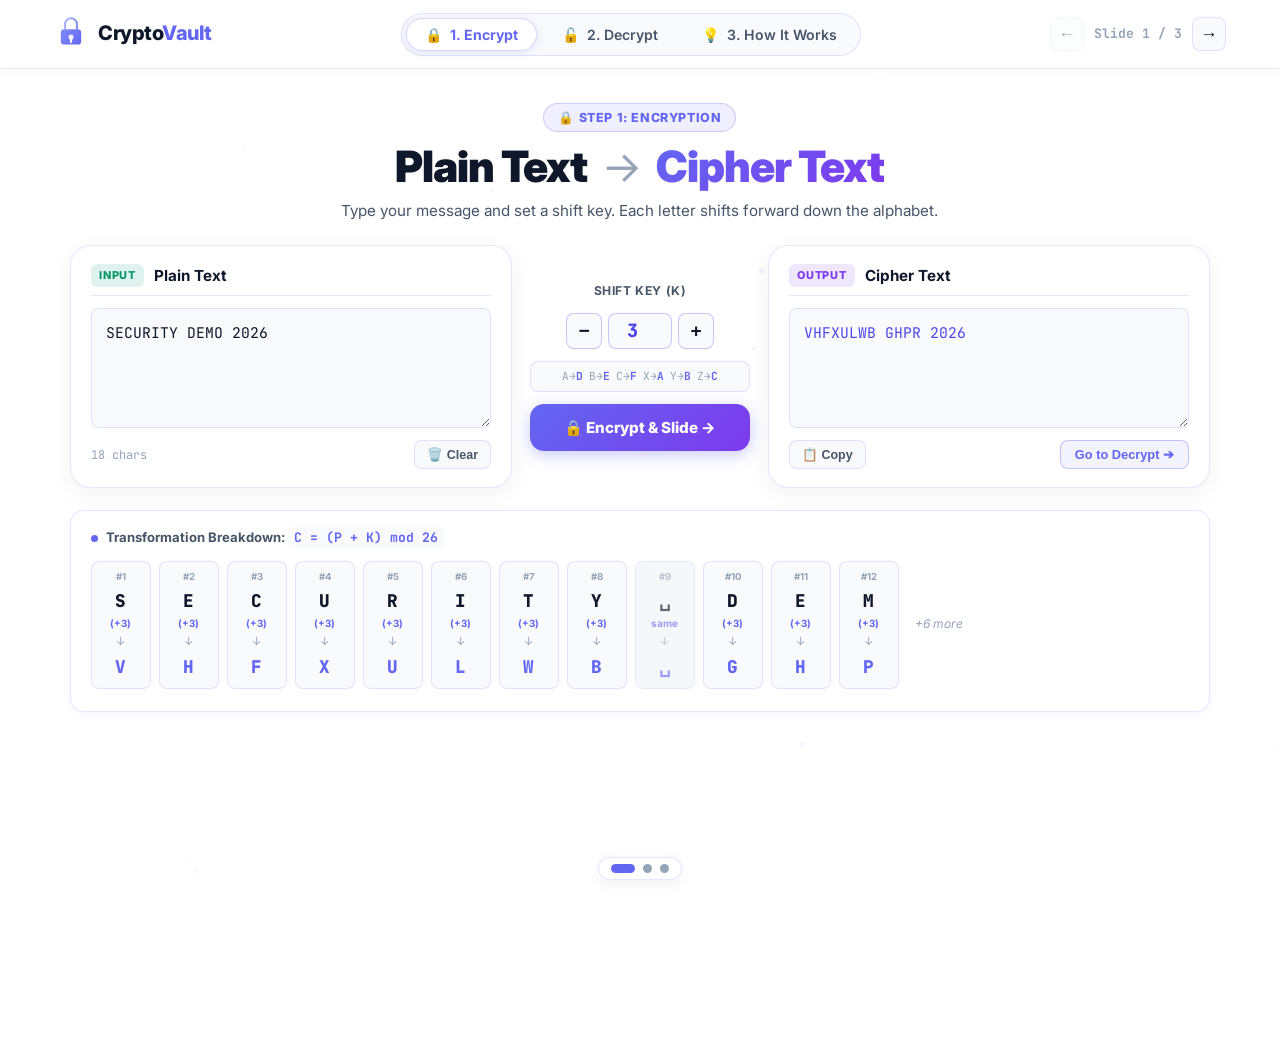
<file: index.html>
<!DOCTYPE html>
<html lang="en">
<head>
  <meta charset="UTF-8" />
  <meta name="viewport" content="width=device-width, initial-scale=1.0" />
  <title>CryptoVault — Caesar Cipher Slide Lab</title>
  <meta name="description" content="One-page slide-based interactive Caesar Cipher lab for encryption, decryption, and system architecture." />
  <link rel="preconnect" href="https://fonts.googleapis.com" />
  <link rel="preconnect" href="https://fonts.gstatic.com" crossorigin />
  <link href="https://fonts.googleapis.com/css2?family=Inter:wght@400;500;600;700;800;900&family=JetBrains+Mono:wght@400;500;600;700&display=swap" rel="stylesheet" />
  <link rel="stylesheet" href="style.css" />
</head>
<body>

  <canvas id="particleCanvas"></canvas>

  <!-- APP SHELL -->
  <div class="app-wrapper">

    <!-- HEADER NAVIGATION -->
    <header class="app-header">
      <div class="header-inner">
        <div class="logo">
          <span class="logo-icon">
            <svg viewBox="0 0 40 40" fill="none" xmlns="http://www.w3.org/2000/svg">
              <rect x="8" y="18" width="24" height="18" rx="4" fill="url(#lg1)" />
              <path d="M13 18v-6a7 7 0 0 1 14 0v6" stroke="url(#lg2)" stroke-width="2.5" stroke-linecap="round"/>
              <circle cx="20" cy="27" r="3" fill="#fff" fill-opacity="0.9"/>
              <line x1="20" y1="30" x2="20" y2="33" stroke="#fff" stroke-width="2.5" stroke-linecap="round"/>
              <defs>
                <linearGradient id="lg1" x1="8" y1="18" x2="32" y2="36" gradientUnits="userSpaceOnUse">
                  <stop stop-color="#818CF8"/><stop offset="1" stop-color="#6366F1"/>
                </linearGradient>
                <linearGradient id="lg2" x1="13" y1="12" x2="27" y2="18" gradientUnits="userSpaceOnUse">
                  <stop stop-color="#A5B4FC"/><stop offset="1" stop-color="#818CF8"/>
                </linearGradient>
              </defs>
            </svg>
          </span>
          <span class="logo-text">Crypto<span class="accent">Vault</span></span>
        </div>

        <!-- SLIDE TABS -->
        <nav class="slide-nav-tabs">
          <button class="nav-tab active" onclick="goToSlide(0)" id="tab-0">
            <span>🔒</span><span>1. Encrypt</span>
          </button>
          <button class="nav-tab" onclick="goToSlide(1)" id="tab-1">
            <span>🔓</span><span>2. Decrypt</span>
          </button>
          <button class="nav-tab" onclick="goToSlide(2)" id="tab-2">
            <span>💡</span><span>3. How It Works</span>
          </button>
        </nav>

        <!-- PAGINATION CONTROLS -->
        <div class="slide-controls">
          <button class="ctrl-btn" onclick="prevSlide()" id="prev-btn" title="Previous Slide">←</button>
          <span class="slide-counter" id="slide-counter">Slide 1 / 3</span>
          <button class="ctrl-btn" onclick="nextSlide()" id="next-btn" title="Next Slide">→</button>
        </div>
      </div>
    </header>

    <!-- SLIDES CONTAINER (One-Page Slider) -->
    <main class="slider-viewport">
      <div class="slides-track" id="slidesTrack">

        <!-- ═══════════════════════════════════════════════════
             SLIDE 1: ENCRYPT (Plain Text → Cipher Text)
        ═══════════════════════════════════════════════════ -->
        <section class="slide-panel" id="slide-encrypt">
          <div class="slide-content">
            
            <div class="slide-intro">
              <span class="slide-badge badge-encrypt">🔒 Step 1: Encryption</span>
              <h1 class="slide-title">Plain Text <span class="arrow-sep">→</span> <span class="gradient-text">Cipher Text</span></h1>
              <p class="slide-desc">Type your message and set a shift key. Each letter shifts forward down the alphabet.</p>
            </div>

            <!-- WORKSPACE -->
            <div class="workspace-grid">
              
              <!-- Plaintext Box -->
              <div class="card-box">
                <div class="card-header">
                  <span class="tag-pill tag-green">INPUT</span>
                  <span class="card-heading">Plain Text</span>
                </div>
                <textarea id="pt-input" placeholder="Type confidential plaintext here…" spellcheck="false" oninput="handleEncryptInput()"></textarea>
                <div class="card-footer">
                  <span class="char-count" id="pt-count">0 chars</span>
                  <button class="action-btn-sm" onclick="clearEncrypt()">🗑️ Clear</button>
                </div>
              </div>

              <!-- Center Controls -->
              <div class="center-dial">
                <div class="dial-label">Shift Key (K)</div>
                <div class="stepper-box">
                  <button class="step-btn" onclick="changeShift(-1)">−</button>
                  <input type="number" id="shift-input" value="3" min="1" max="25" oninput="onShiftInputChange()" />
                  <button class="step-btn" onclick="changeShift(1)">+</button>
                </div>
                <div class="mini-wheel-preview" id="encrypt-wheel-preview"></div>
                <button class="btn-execute btn-encrypt" onclick="runEncryptAndSlide()">
                  <span>🔒 Encrypt &amp; Slide →</span>
                </button>
              </div>

              <!-- Ciphertext Box -->
              <div class="card-box">
                <div class="card-header">
                  <span class="tag-pill tag-purple">OUTPUT</span>
                  <span class="card-heading">Cipher Text</span>
                </div>
                <textarea id="ct-output" placeholder="Encrypted ciphertext will appear here…" spellcheck="false" readonly></textarea>
                <div class="card-footer">
                  <button class="action-btn-sm" onclick="copyText('ct-output', 'Ciphertext')">📋 Copy</button>
                  <button class="action-btn-highlight" onclick="goToSlide(1)">
                    Go to Decrypt ➔
                  </button>
                </div>
              </div>

            </div>

            <!-- COMPACT STEP VISUALIZER -->
            <div class="visualizer-strip">
              <div class="vis-header">
                <span class="vis-dot"></span>
                <span>Transformation Breakdown: <code>C = (P + K) mod 26</code></span>
              </div>
              <div class="vis-grid" id="encrypt-vis-grid">
                <p class="vis-empty">Type letters above to see live character-by-character transformation.</p>
              </div>
            </div>

          </div>
        </section>


        <!-- ═══════════════════════════════════════════════════
             SLIDE 2: DECRYPT (Cipher Text → Plain Text)
        ═══════════════════════════════════════════════════ -->
        <section class="slide-panel" id="slide-decrypt">
          <div class="slide-content">
            
            <div class="slide-intro">
              <span class="slide-badge badge-decrypt">🔓 Step 2: Decryption</span>
              <h1 class="slide-title">Cipher Text <span class="arrow-sep">→</span> <span class="gradient-text-green">Plain Text</span></h1>
              <p class="slide-desc">Ciphertext automatically imports here. Reverse the shift key to recover the secret message.</p>
            </div>

            <!-- WORKSPACE -->
            <div class="workspace-grid">
              
              <!-- Ciphertext Box -->
              <div class="card-box">
                <div class="card-header">
                  <span class="tag-pill tag-purple">INPUT</span>
                  <span class="card-heading">Cipher Text</span>
                </div>
                <textarea id="ct-input" placeholder="Paste or edit ciphertext here…" spellcheck="false" oninput="handleDecryptInput()"></textarea>
                <div class="card-footer">
                  <span class="char-count" id="ct-count">0 chars</span>
                  <div class="btn-group-sm">
                    <button class="action-btn-sm" onclick="syncFromEncrypt()">📥 Sync from Encrypt</button>
                    <button class="action-btn-sm" onclick="clearDecrypt()">🗑️ Clear</button>
                  </div>
                </div>
              </div>

              <!-- Center Controls -->
              <div class="center-dial">
                <div class="dial-label">Reverse Key (−K)</div>
                <div class="stepper-box">
                  <button class="step-btn" onclick="changeDecryptShift(-1)">−</button>
                  <input type="number" id="decrypt-shift-input" value="3" min="1" max="25" oninput="onDecryptShiftInputChange()" />
                  <button class="step-btn" onclick="changeDecryptShift(1)">+</button>
                </div>
                <div class="mini-wheel-preview" id="decrypt-wheel-preview"></div>
                <button class="btn-execute btn-decrypt" onclick="runDecrypt()">
                  <span>🔓 Decrypt Now</span>
                </button>
              </div>

              <!-- Recovered Plaintext Box -->
              <div class="card-box">
                <div class="card-header">
                  <span class="tag-pill tag-green">OUTPUT</span>
                  <span class="card-heading">Recovered Plain Text</span>
                </div>
                <textarea id="pt-output" placeholder="Decrypted original message will appear here…" spellcheck="false" readonly></textarea>
                <div class="card-footer">
                  <button class="action-btn-sm" onclick="copyText('pt-output', 'Plain text')">📋 Copy</button>
                  <button class="action-btn-highlight green-highlight" onclick="goToSlide(2)">
                    How It Works ➔
                  </button>
                </div>
              </div>

            </div>

            <!-- COMPACT STEP VISUALIZER -->
            <div class="visualizer-strip">
              <div class="vis-header">
                <span class="vis-dot green-dot"></span>
                <span>Reverse Breakdown: <code>P = (C − K + 26) mod 26</code></span>
              </div>
              <div class="vis-grid" id="decrypt-vis-grid">
                <p class="vis-empty">Decryption character decoding cards will appear here.</p>
              </div>
            </div>

          </div>
        </section>


        <!-- ═══════════════════════════════════════════════════
             SLIDE 3: HOW THE SYSTEM WORKS (Brief & Educational)
        ═══════════════════════════════════════════════════ -->
        <section class="slide-panel" id="slide-how">
          <div class="slide-content">
            
            <div class="slide-intro">
              <span class="slide-badge badge-how">💡 System Architecture</span>
              <h1 class="slide-title">How The System Works</h1>
              <p class="slide-desc">A brief, visual breakdown of the Caesar Cipher algorithm, modular arithmetic, and cryptographic principles.</p>
            </div>

            <!-- 4 BRIEF EDUCATIONAL CARDS -->
            <div class="how-cards-grid">
              
              <!-- CARD 1: Full Pipeline -->
              <div class="info-card">
                <div class="info-card-badge">01 • Lifecycle</div>
                <h3>The Complete Pipeline</h3>
                <p class="info-card-text">Data flows sequentially from confidential plaintext, through mathematical shift encryption, to ciphertext, and is restored by the inverse key.</p>
                <div class="pipeline-flow-diagram">
                  <div class="flow-node">
                    <span class="node-icon">📄</span>
                    <span class="node-name">Plain Text</span>
                    <span class="node-sub">"HELLO"</span>
                  </div>
                  <div class="flow-arrow">➔ <span class="flow-sub">+3</span></div>
                  <div class="flow-node highlight-node">
                    <span class="node-icon">🔒</span>
                    <span class="node-name">Cipher Text</span>
                    <span class="node-sub">"KHOOR"</span>
                  </div>
                  <div class="flow-arrow">➔ <span class="flow-sub">−3</span></div>
                  <div class="flow-node">
                    <span class="node-icon">✅</span>
                    <span class="node-name">Recovered</span>
                    <span class="node-sub">"HELLO"</span>
                  </div>
                </div>
              </div>

              <!-- CARD 2: Mathematics -->
              <div class="info-card">
                <div class="info-card-badge">02 • Mathematics</div>
                <h3>Modular Arithmetic</h3>
                <p class="info-card-text">Each letter is mapped to an index from 0 to 25 ($A=0, B=1, \dots, Z=25$). The transformation wraps around using modulo 26.</p>
                <div class="math-box">
                  <div class="formula-row">
                    <span class="formula-label">Encryption:</span>
                    <code>C = (P + K) mod 26</code>
                  </div>
                  <div class="formula-row">
                    <span class="formula-label">Decryption:</span>
                    <code>P = (C − K + 26) mod 26</code>
                  </div>
                </div>
                <p class="info-note">Non-alphabetic characters (spaces, numbers, punctuation) pass through unmodified.</p>
              </div>

              <!-- CARD 3: Interactive Alphabet Shift -->
              <div class="info-card">
                <div class="info-card-badge">03 • Interactive</div>
                <h3>Alphabet Shift Explorer</h3>
                <p class="info-card-text">Slide to adjust Key $K$ and watch how the alphabet maps in real time:</p>
                <div class="interactive-slider-box">
                  <div class="slider-row">
                    <span>Shift $K = $ <strong id="how-shift-val">3</strong></span>
                    <input type="range" id="how-shift-slider" min="1" max="25" value="3" oninput="updateHowAlphabet(this.value)" />
                  </div>
                  <div class="alphabet-display" id="alphabet-display"></div>
                </div>
              </div>

              <!-- CARD 4: Security Concept -->
              <div class="info-card">
                <div class="info-card-badge">04 • Cybersecurity</div>
                <h3>Cryptographic Analysis</h3>
                <p class="info-card-text">Why Caesar Cipher is historically foundational yet practically vulnerable:</p>
                <ul class="concept-list">
                  <li><strong>Symmetric Encryption:</strong> The sender and receiver must both know and use the identical key $K$.</li>
                  <li><strong>Small Key Space:</strong> Only 25 possible shifts. A modern computer tests all keys in less than 1 millisecond.</li>
                  <li><strong>Frequency Analysis:</strong> Common letters (like 'E' and 'T') preserve their statistical frequency, making it easy to crack.</li>
                </ul>
              </div>

            </div>

            <!-- BACK TO ENCRYPT BAR -->
            <div class="how-bottom-bar">
              <button class="btn-execute btn-encrypt" onclick="goToSlide(0)">
                <span>🔒 Try Encryption on Slide 1 ➔</span>
              </button>
            </div>

          </div>
        </section>

      </div>
    </main>

    <!-- SLIDE DOTS INDICATOR -->
    <div class="slide-dots">
      <button class="dot active" onclick="goToSlide(0)" title="Slide 1: Encrypt"></button>
      <button class="dot" onclick="goToSlide(1)" title="Slide 2: Decrypt"></button>
      <button class="dot" onclick="goToSlide(2)" title="Slide 3: How It Works"></button>
    </div>

  </div>

  <div class="toast" id="toast"></div>

  <script src="script.js"></script>
</body>
</html>
</file>
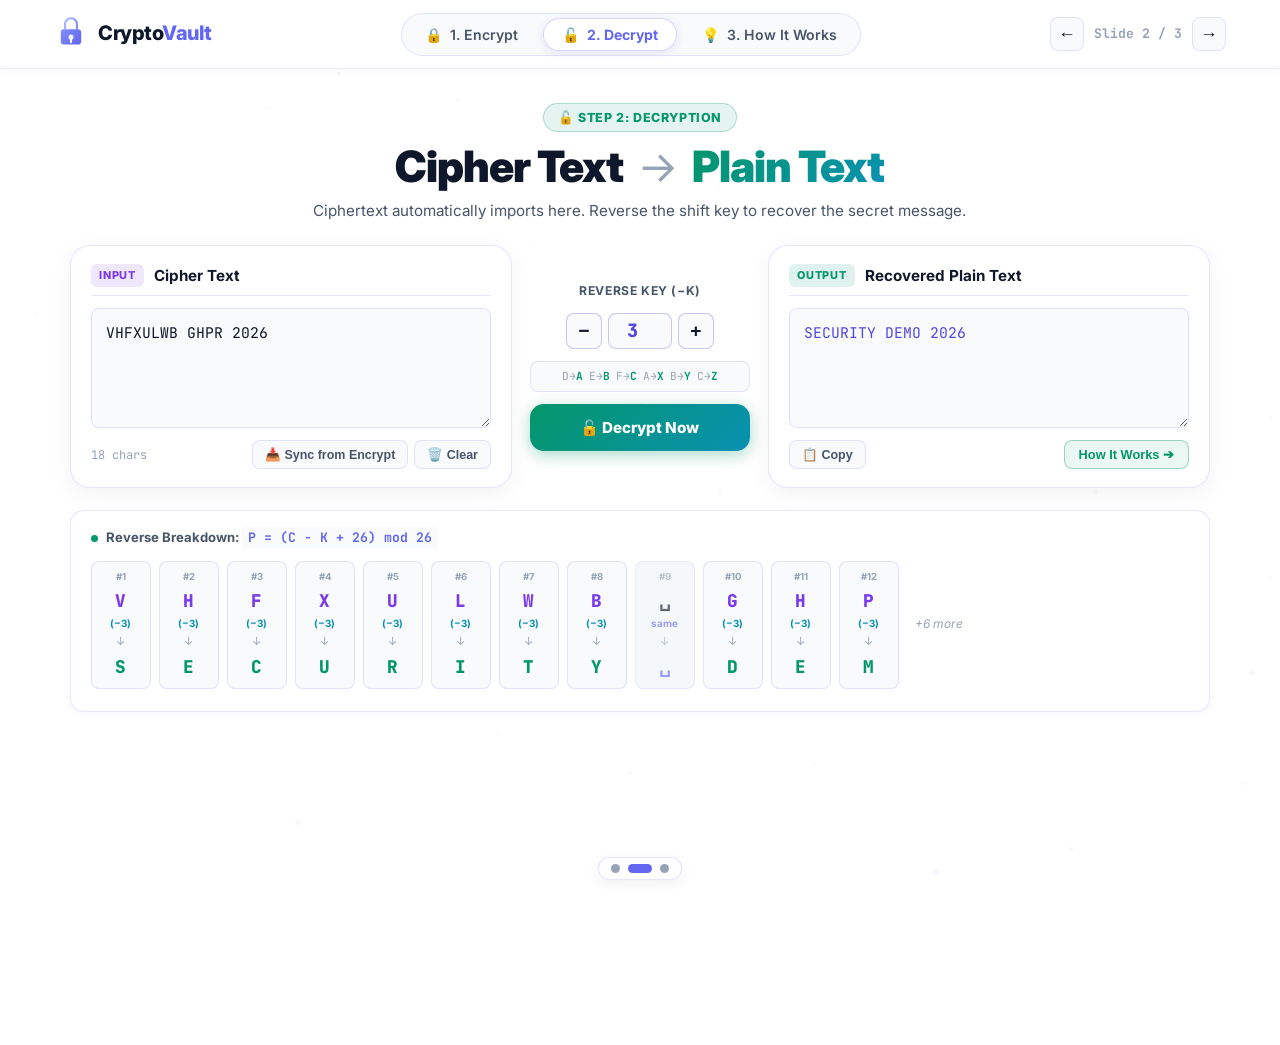
<file: decrypt.html>
<!DOCTYPE html>
<html lang="en">
<head>
  <meta charset="UTF-8" />
  <meta http-equiv="refresh" content="0; url=index.html#decrypt" />
  <title>CryptoVault — Decrypt Slide</title>
  <script>
    window.location.replace("index.html#decrypt");
  </script>
</head>
<body style="font-family: -apple-system, BlinkMacSystemFont, 'Segoe UI', Roboto, sans-serif; display: flex; align-items: center; justify-content: center; height: 100vh; margin: 0; background: #ffffff; color: #6366F1;">
  <p style="font-size: 1.1rem; font-weight: 600;">Redirecting to Decryption Slide... <a href="index.html#decrypt" style="color: #6366F1;">Click here</a></p>
</body>
</html>
</file>
<file: style.css>
/* ═══════════════════════════════════════════════════════════
   CRYPTOVAULT — ONE-PAGE SLIDE LAB
   Ultra-clean white theme, fluid slider animations & rich aesthetics
═══════════════════════════════════════════════════════════ */

/* ── RESET & TOKENS ── */
*, *::before, *::after {
  box-sizing: border-box;
  margin: 0;
  padding: 0;
}

:root {
  --bg:           #ffffff;
  --bg-2:         #f8fafc;
  --bg-3:         #f1f5f9;
  --surface:      #ffffff;
  --surface-2:    #f8f9fe;
  
  --border:       rgba(99, 102, 241, 0.16);
  --border-2:     rgba(99, 102, 241, 0.35);

  --indigo:       #6366F1;
  --indigo-lt:    #4F46E5;
  --purple:       #7C3AED;
  --teal:         #0891B2;
  --green:        #059669;
  --green-lt:     #10B981;
  --red:          #DC2626;

  --text:         #0f172a;
  --text-muted:   #475569;
  --text-dim:     #94a3b8;

  --font-sans:    'Inter', system-ui, -apple-system, sans-serif;
  --font-mono:    'JetBrains Mono', monospace;

  --radius:       14px;
  --radius-lg:    20px;
  --radius-sm:    8px;

  --shadow-sm:    0 2px 8px rgba(99, 102, 241, 0.05);
  --shadow-card:  0 6px 24px rgba(15, 23, 42, 0.05);
  --shadow-hover: 0 12px 32px rgba(99, 102, 241, 0.12);

  --transition:   all 0.22s cubic-bezier(0.4, 0, 0.2, 1);
  --slide-trans:  transform 0.45s cubic-bezier(0.25, 1, 0.5, 1);
}

html, body {
  background: var(--bg);
  color: var(--text);
  font-family: var(--font-sans);
  line-height: 1.55;
  overflow-x: hidden;
  min-height: 100vh;
}

/* Scrollbar */
::-webkit-scrollbar { width: 6px; height: 6px; }
::-webkit-scrollbar-track { background: var(--bg-2); }
::-webkit-scrollbar-thumb { background: #cbd5e1; border-radius: 99px; }
::-webkit-scrollbar-thumb:hover { background: var(--indigo); }

/* Background Canvas */
#particleCanvas {
  position: fixed;
  inset: 0;
  pointer-events: none;
  z-index: 0;
  opacity: 0.15;
}

/* ═══════════════════════════════════════════════════
   APP WRAPPER & HEADER
═══════════════════════════════════════════════════ */
.app-wrapper {
  position: relative;
  z-index: 1;
  display: flex;
  flex-direction: column;
  min-height: 100vh;
}

.app-header {
  position: sticky;
  top: 0;
  z-index: 100;
  background: rgba(255, 255, 255, 0.92);
  backdrop-filter: blur(16px);
  border-bottom: 1px solid var(--border);
  box-shadow: 0 2px 12px rgba(15, 23, 42, 0.03);
}

.header-inner {
  max-width: 1220px;
  margin: 0 auto;
  padding: 0 24px;
  height: 68px;
  display: flex;
  align-items: center;
  justify-content: space-between;
  gap: 16px;
}

/* Logo */
.logo {
  display: flex;
  align-items: center;
  gap: 10px;
  text-decoration: none;
  cursor: pointer;
}
.logo-icon svg { width: 34px; height: 34px; }
.logo-text {
  font-size: 1.25rem;
  font-weight: 800;
  letter-spacing: -0.5px;
  color: var(--text);
}
.logo-text .accent { color: var(--indigo); }

/* Slide Navigation Pills */
.slide-nav-tabs {
  display: flex;
  align-items: center;
  gap: 6px;
  background: var(--bg-2);
  border: 1px solid var(--border);
  padding: 4px;
  border-radius: 99px;
}

.nav-tab {
  display: inline-flex;
  align-items: center;
  gap: 7px;
  padding: 7px 18px;
  border-radius: 99px;
  border: 1px solid transparent;
  background: transparent;
  color: var(--text-muted);
  font-family: var(--font-sans);
  font-size: 0.88rem;
  font-weight: 600;
  cursor: pointer;
  transition: var(--transition);
  white-space: nowrap;
}
.nav-tab:hover {
  color: var(--text);
  background: rgba(255, 255, 255, 0.7);
}
.nav-tab.active {
  background: #ffffff;
  color: var(--indigo);
  border-color: rgba(99, 102, 241, 0.25);
  box-shadow: 0 2px 10px rgba(99, 102, 241, 0.15);
  font-weight: 700;
}

/* Pagination Controls */
.slide-controls {
  display: flex;
  align-items: center;
  gap: 10px;
}
.ctrl-btn {
  width: 34px;
  height: 34px;
  border-radius: 8px;
  border: 1px solid var(--border);
  background: var(--bg-2);
  color: var(--text);
  font-size: 1.1rem;
  font-weight: 700;
  cursor: pointer;
  display: flex;
  align-items: center;
  justify-content: center;
  transition: var(--transition);
}
.ctrl-btn:hover:not(:disabled) {
  background: var(--indigo);
  color: #ffffff;
  border-color: var(--indigo);
}
.ctrl-btn:disabled {
  opacity: 0.35;
  cursor: not-allowed;
}
.slide-counter {
  font-size: 0.82rem;
  font-weight: 700;
  color: var(--text-dim);
  font-family: var(--font-mono);
  min-width: 82px;
  text-align: center;
}

/* ═══════════════════════════════════════════════════
   SLIDER VIEWPORT & TRACK
═══════════════════════════════════════════════════ */
.slider-viewport {
  width: 100%;
  overflow: hidden;
  position: relative;
  flex: 1;
}

.slides-track {
  display: flex;
  width: 300%;
  transition: transform 0.42s cubic-bezier(0.25, 1, 0.5, 1);
  will-change: transform;
}

.slide-panel {
  width: 33.333333%;
  flex: 0 0 33.333333%;
  min-width: 33.333333%;
  padding: 34px 24px 44px;
  box-sizing: border-box;
  display: flex;
  flex-direction: column;
  align-items: center;
  opacity: 0.2;
  transition: opacity 0.3s ease;
  pointer-events: none;
}

.slide-panel.active-slide {
  opacity: 1;
  pointer-events: auto;
}

.slide-content {
  width: 100%;
  max-width: 1140px;
  margin: 0 auto;
  display: flex;
  flex-direction: column;
  gap: 22px;
}

/* ── SLIDE INTRO ── */
.slide-intro {
  text-align: center;
  max-width: 720px;
  margin: 0 auto;
}

.slide-badge {
  display: inline-block;
  padding: 4px 14px;
  border-radius: 99px;
  font-size: 0.78rem;
  font-weight: 800;
  letter-spacing: 0.6px;
  text-transform: uppercase;
  margin-bottom: 10px;
}
.badge-encrypt {
  background: rgba(99, 102, 241, 0.1);
  color: var(--indigo);
  border: 1px solid rgba(99, 102, 241, 0.25);
}
.badge-decrypt {
  background: rgba(5, 150, 105, 0.1);
  color: var(--green);
  border: 1px solid rgba(5, 150, 105, 0.25);
}
.badge-how {
  background: rgba(217, 119, 6, 0.1);
  color: #d97706;
  border: 1px solid rgba(217, 119, 6, 0.25);
}

.slide-title {
  font-size: clamp(1.8rem, 4vw, 2.7rem);
  font-weight: 900;
  letter-spacing: -1px;
  line-height: 1.15;
  margin-bottom: 8px;
}
.arrow-sep {
  color: var(--text-dim);
  font-weight: 400;
  margin: 0 8px;
}
.gradient-text {
  background: linear-gradient(135deg, var(--indigo), var(--purple));
  -webkit-background-clip: text;
  -webkit-text-fill-color: transparent;
  background-clip: text;
}
.gradient-text-green {
  background: linear-gradient(135deg, #059669, #0891b2);
  -webkit-background-clip: text;
  -webkit-text-fill-color: transparent;
  background-clip: text;
}
.slide-desc {
  font-size: 0.95rem;
  color: var(--text-muted);
  line-height: 1.5;
}

/* ═══════════════════════════════════════════════════
   WORKSPACE (TWO CARDS + CENTER DIAL)
═══════════════════════════════════════════════════ */
.workspace-grid {
  display: grid;
  grid-template-columns: 1fr 220px 1fr;
  gap: 18px;
  align-items: stretch;
}
@media (max-width: 960px) {
  .workspace-grid {
    grid-template-columns: 1fr;
  }
}

.card-box {
  background: var(--surface);
  border: 1px solid var(--border);
  border-radius: var(--radius-lg);
  padding: 18px 20px;
  box-shadow: var(--shadow-card);
  display: flex;
  flex-direction: column;
  gap: 12px;
  transition: var(--transition);
}
.card-box:hover {
  border-color: var(--border-2);
  box-shadow: var(--shadow-hover);
}

.card-header {
  display: flex;
  align-items: center;
  gap: 10px;
  padding-bottom: 8px;
  border-bottom: 1px solid var(--border);
}
.tag-pill {
  font-size: 0.68rem;
  font-weight: 800;
  letter-spacing: 0.8px;
  padding: 3px 8px;
  border-radius: 6px;
}
.tag-green {
  background: rgba(5, 150, 105, 0.12);
  color: var(--green);
}
.tag-purple {
  background: rgba(124, 58, 237, 0.12);
  color: var(--purple);
}
.card-heading {
  font-size: 0.95rem;
  font-weight: 700;
  color: var(--text);
}

textarea {
  width: 100%;
  min-height: 120px;
  background: var(--bg-2);
  border: 1px solid var(--border);
  border-radius: var(--radius-sm);
  padding: 12px 14px;
  color: var(--text);
  font-family: var(--font-mono);
  font-size: 0.92rem;
  line-height: 1.6;
  resize: vertical;
  outline: none;
  transition: var(--transition);
}
textarea:focus {
  border-color: var(--indigo);
  background: #ffffff;
  box-shadow: 0 0 0 3px rgba(99, 102, 241, 0.12);
}
textarea[readonly] {
  color: var(--indigo-lt);
  cursor: default;
}
textarea::placeholder {
  color: var(--text-dim);
  font-family: var(--font-sans);
  font-size: 0.88rem;
}

.card-footer {
  display: flex;
  align-items: center;
  justify-content: space-between;
  gap: 8px;
  margin-top: auto;
  flex-wrap: wrap;
}
.char-count {
  font-size: 0.75rem;
  color: var(--text-dim);
  font-family: var(--font-mono);
}
.btn-group-sm {
  display: flex;
  gap: 6px;
  align-items: center;
}

.action-btn-sm {
  padding: 6px 12px;
  border-radius: var(--radius-sm);
  font-size: 0.78rem;
  font-weight: 600;
  border: 1px solid var(--border);
  background: var(--bg-2);
  color: var(--text-muted);
  cursor: pointer;
  transition: var(--transition);
}
.action-btn-sm:hover {
  background: #ffffff;
  color: var(--text);
  border-color: var(--indigo);
}

.action-btn-highlight {
  padding: 6px 14px;
  border-radius: var(--radius-sm);
  font-size: 0.8rem;
  font-weight: 700;
  border: 1px solid rgba(99, 102, 241, 0.35);
  background: rgba(99, 102, 241, 0.08);
  color: var(--indigo);
  cursor: pointer;
  transition: var(--transition);
}
.action-btn-highlight:hover {
  background: var(--indigo);
  color: #ffffff;
}
.green-highlight {
  border-color: rgba(5, 150, 105, 0.35);
  background: rgba(5, 150, 105, 0.08);
  color: var(--green);
}
.green-highlight:hover {
  background: var(--green);
  color: #ffffff;
}

/* ── CENTER DIAL ── */
.center-dial {
  display: flex;
  flex-direction: column;
  justify-content: center;
  align-items: stretch;
  gap: 12px;
  padding: 10px 0;
}
.dial-label {
  font-size: 0.76rem;
  font-weight: 700;
  text-transform: uppercase;
  letter-spacing: 0.6px;
  color: var(--text-muted);
  text-align: center;
}
.stepper-box {
  display: flex;
  align-items: center;
  justify-content: center;
  gap: 6px;
}
.step-btn {
  width: 36px;
  height: 36px;
  border-radius: 8px;
  border: 1px solid var(--border-2);
  background: var(--bg-2);
  font-size: 1.2rem;
  font-weight: 700;
  cursor: pointer;
  transition: var(--transition);
  color: var(--text);
}
.step-btn:hover {
  background: var(--indigo);
  color: #ffffff;
  border-color: var(--indigo);
}
#shift-input, #decrypt-shift-input {
  width: 64px;
  height: 36px;
  border-radius: 8px;
  border: 1px solid var(--border-2);
  background: var(--bg-2);
  text-align: center;
  font-family: var(--font-mono);
  font-size: 1.15rem;
  font-weight: 800;
  color: var(--indigo-lt);
  outline: none;
}

.mini-wheel-preview {
  display: flex;
  flex-wrap: wrap;
  justify-content: center;
  gap: 4px 6px;
  font-size: 0.7rem;
  font-family: var(--font-mono);
  background: var(--bg-2);
  border: 1px solid var(--border);
  padding: 6px 8px;
  border-radius: 8px;
  color: var(--text-dim);
}
.mini-wheel-preview .pair strong {
  color: var(--indigo);
}
.mini-wheel-preview .green-txt {
  color: var(--green) !important;
}

/* ── BIG BUTTONS ── */
.btn-execute {
  width: 100%;
  padding: 14px 16px;
  border-radius: var(--radius);
  border: none;
  color: #ffffff;
  font-family: var(--font-sans);
  font-size: 0.95rem;
  font-weight: 800;
  cursor: pointer;
  display: flex;
  align-items: center;
  justify-content: center;
  gap: 8px;
  transition: var(--transition);
}
.btn-encrypt {
  background: linear-gradient(135deg, #6366F1, #7C3AED);
  box-shadow: 0 4px 16px rgba(99, 102, 241, 0.35);
}
.btn-encrypt:hover {
  transform: translateY(-2px);
  box-shadow: 0 6px 22px rgba(99, 102, 241, 0.45);
}
.btn-decrypt {
  background: linear-gradient(135deg, #059669, #0891b2);
  box-shadow: 0 4px 16px rgba(5, 150, 105, 0.35);
}
.btn-decrypt:hover {
  transform: translateY(-2px);
  box-shadow: 0 6px 22px rgba(5, 150, 105, 0.45);
}

/* ═══════════════════════════════════════════════════
   VISUALIZER STRIP
═══════════════════════════════════════════════════ */
.visualizer-strip {
  background: var(--surface);
  border: 1px solid var(--border);
  border-radius: var(--radius);
  padding: 16px 20px;
  box-shadow: var(--shadow-sm);
}
.vis-header {
  display: flex;
  align-items: center;
  gap: 8px;
  font-size: 0.82rem;
  font-weight: 700;
  color: var(--text-muted);
  margin-bottom: 12px;
}
.vis-dot {
  width: 7px;
  height: 7px;
  border-radius: 50%;
  background: var(--indigo);
}
.green-dot {
  background: var(--green) !important;
}
.vis-header code {
  font-family: var(--font-mono);
  background: var(--bg-2);
  padding: 2px 6px;
  border-radius: 4px;
  color: var(--indigo);
}

.vis-grid {
  display: flex;
  gap: 8px;
  overflow-x: auto;
  padding-bottom: 6px;
}
.vis-empty {
  font-size: 0.82rem;
  color: var(--text-dim);
  font-style: italic;
  padding: 10px 0;
}
.vis-card {
  min-width: 60px;
  flex: 0 0 auto;
  background: var(--bg-2);
  border: 1px solid var(--border);
  border-radius: 8px;
  padding: 8px 6px;
  text-align: center;
  display: flex;
  flex-direction: column;
  align-items: center;
  gap: 2px;
  transition: var(--transition);
}
.vis-card:hover {
  transform: translateY(-2px);
  border-color: var(--indigo);
}
.vis-idx {
  font-size: 0.6rem;
  font-weight: 700;
  color: var(--text-dim);
}
.vis-orig {
  font-family: var(--font-mono);
  font-size: 1.1rem;
  font-weight: 800;
  color: var(--text);
}
.vis-math {
  font-size: 0.62rem;
  font-weight: 700;
  color: var(--indigo);
}
.vis-arrow {
  font-size: 0.7rem;
  color: var(--text-dim);
}
.vis-res {
  font-family: var(--font-mono);
  font-size: 1.1rem;
  font-weight: 800;
  color: var(--indigo);
}
.vis-more {
  align-self: center;
  font-size: 0.75rem;
  color: var(--text-dim);
  font-style: italic;
  padding: 0 8px;
}

.decrypt-vis-card:hover {
  border-color: var(--green) !important;
}
.purple-txt { color: var(--purple) !important; }
.teal-txt   { color: var(--teal) !important; }
.green-txt  { color: var(--green) !important; }
.non-alpha  { opacity: 0.65; background: var(--bg-3); }

/* ═══════════════════════════════════════════════════
   SLIDE 3: HOW IT WORKS (BRIEF EDUCATIONAL GRID)
═══════════════════════════════════════════════════ */
.how-cards-grid {
  display: grid;
  grid-template-columns: repeat(2, 1fr);
  gap: 18px;
}
@media (max-width: 860px) {
  .how-cards-grid {
    grid-template-columns: 1fr;
  }
}

.info-card {
  background: var(--surface);
  border: 1px solid var(--border);
  border-radius: var(--radius-lg);
  padding: 22px;
  box-shadow: var(--shadow-card);
  display: flex;
  flex-direction: column;
  gap: 10px;
  transition: var(--transition);
}
.info-card:hover {
  border-color: var(--border-2);
  box-shadow: var(--shadow-hover);
}

.info-card-badge {
  display: inline-block;
  align-self: flex-start;
  font-size: 0.7rem;
  font-weight: 800;
  letter-spacing: 0.6px;
  text-transform: uppercase;
  color: var(--indigo);
  background: rgba(99, 102, 241, 0.1);
  padding: 3px 8px;
  border-radius: 6px;
}
.info-card h3 {
  font-size: 1.15rem;
  font-weight: 800;
  color: var(--text);
}
.info-card-text {
  font-size: 0.88rem;
  color: var(--text-muted);
  line-height: 1.55;
}

/* Pipeline Diagram */
.pipeline-flow-diagram {
  display: flex;
  align-items: center;
  justify-content: space-between;
  gap: 8px;
  background: var(--bg-2);
  border: 1px solid var(--border);
  border-radius: var(--radius);
  padding: 14px 12px;
  margin-top: 4px;
}
.flow-node {
  display: flex;
  flex-direction: column;
  align-items: center;
  text-align: center;
}
.node-icon { font-size: 1.3rem; }
.node-name {
  font-size: 0.78rem;
  font-weight: 700;
  color: var(--text);
}
.node-sub {
  font-size: 0.68rem;
  color: var(--text-dim);
  font-family: var(--font-mono);
}
.highlight-node .node-name { color: var(--indigo); }
.flow-arrow {
  font-size: 0.95rem;
  font-weight: 800;
  color: var(--indigo);
  display: flex;
  flex-direction: column;
  align-items: center;
}
.flow-sub {
  font-size: 0.65rem;
  font-weight: 700;
  color: var(--text-dim);
}

/* Math box */
.math-box {
  background: var(--bg-2);
  border: 1px solid var(--border);
  border-radius: var(--radius);
  padding: 12px 14px;
  display: flex;
  flex-direction: column;
  gap: 8px;
}
.formula-row {
  display: flex;
  align-items: center;
  justify-content: space-between;
  font-size: 0.84rem;
}
.formula-label {
  font-weight: 700;
  color: var(--text-muted);
}
.formula-row code {
  font-family: var(--font-mono);
  font-size: 0.88rem;
  font-weight: 700;
  color: var(--indigo);
  background: #ffffff;
  padding: 3px 8px;
  border-radius: 6px;
  border: 1px solid var(--border);
}
.info-note {
  font-size: 0.76rem;
  color: var(--text-dim);
  font-style: italic;
}

/* Interactive Alphabet Shift */
.interactive-slider-box {
  background: var(--bg-2);
  border: 1px solid var(--border);
  border-radius: var(--radius);
  padding: 14px;
  display: flex;
  flex-direction: column;
  gap: 10px;
}
.slider-row {
  display: flex;
  align-items: center;
  justify-content: space-between;
  gap: 12px;
  font-size: 0.84rem;
  font-weight: 600;
}
.slider-row input[type="range"] {
  flex: 1;
  accent-color: var(--indigo);
  cursor: pointer;
}
.alphabet-display {
  display: flex;
  flex-direction: column;
  gap: 4px;
  overflow-x: auto;
  padding: 4px 0;
}
.alpha-row {
  display: flex;
  align-items: center;
  gap: 2px;
}
.row-tag {
  font-size: 0.7rem;
  font-weight: 800;
  color: var(--text-dim);
  min-width: 18px;
  font-family: var(--font-mono);
}
.alpha-letter {
  min-width: 20px;
  height: 22px;
  display: flex;
  align-items: center;
  justify-content: center;
  font-size: 0.72rem;
  font-family: var(--font-mono);
  font-weight: 600;
  color: var(--text-muted);
  background: #ffffff;
  border-radius: 4px;
  border: 1px solid var(--border);
}
.shift-letter {
  color: var(--indigo);
  font-weight: 800;
  background: rgba(99, 102, 241, 0.08);
  border-color: rgba(99, 102, 241, 0.3);
}

/* Concept list */
.concept-list {
  padding-left: 18px;
  display: flex;
  flex-direction: column;
  gap: 6px;
  font-size: 0.85rem;
  color: var(--text-muted);
  line-height: 1.5;
}
.concept-list strong {
  color: var(--text);
}

.how-bottom-bar {
  display: flex;
  justify-content: center;
  margin-top: 6px;
}
.how-bottom-bar .btn-execute {
  max-width: 320px;
}

/* ═══════════════════════════════════════════════════
   PAGINATION DOTS & TOAST
═══════════════════════════════════════════════════ */
.slide-dots {
  position: fixed;
  bottom: 20px;
  left: 50%;
  transform: translateX(-50%);
  z-index: 90;
  display: flex;
  gap: 8px;
  background: rgba(255, 255, 255, 0.85);
  backdrop-filter: blur(8px);
  padding: 6px 12px;
  border-radius: 99px;
  border: 1px solid var(--border);
  box-shadow: 0 4px 16px rgba(15, 23, 42, 0.06);
}
.dot {
  width: 9px;
  height: 9px;
  border-radius: 50%;
  border: none;
  background: var(--text-dim);
  cursor: pointer;
  transition: var(--transition);
}
.dot.active {
  width: 24px;
  border-radius: 99px;
  background: var(--indigo);
}

.toast {
  position: fixed;
  bottom: 28px;
  right: 28px;
  z-index: 9999;
  padding: 12px 20px;
  border-radius: var(--radius);
  background: #ffffff;
  border: 1px solid var(--border);
  color: var(--text);
  font-size: 0.88rem;
  font-weight: 600;
  box-shadow: 0 10px 28px rgba(15, 23, 42, 0.12);
  transform: translateY(80px);
  opacity: 0;
  transition: all 0.3s cubic-bezier(0.4, 0, 0.2, 1);
  pointer-events: none;
}
.toast.show {
  transform: translateY(0);
  opacity: 1;
}
.toast.success { border-left: 4px solid var(--green); }
.toast.error   { border-left: 4px solid var(--red); }
.toast.info    { border-left: 4px solid var(--indigo); }

/* Responsive Adjustments */
@media (max-width: 720px) {
  .header-inner { height: auto; padding: 12px 16px; flex-wrap: wrap; }
  .slide-nav-tabs { order: 3; width: 100%; justify-content: center; }
  .slide-controls { margin-left: auto; }
  .slide-panel { padding: 20px 14px 60px; }
  .slide-title { font-size: 1.6rem; }
}
</file>
